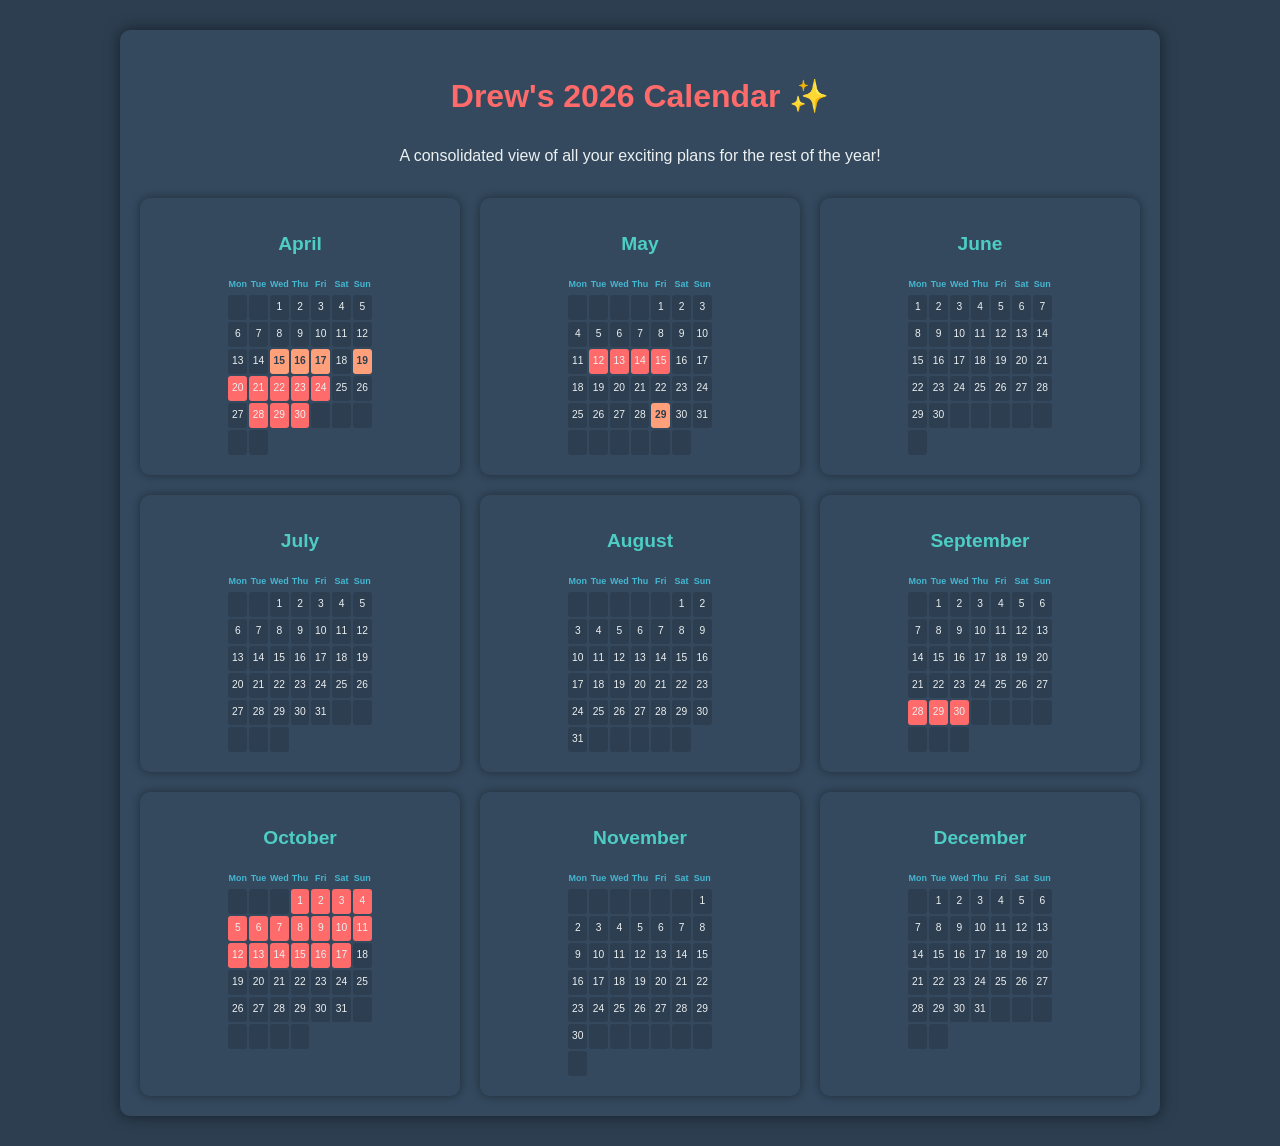
<file: index.html>
<!DOCTYPE html>
<html lang="en">
<head>
    <meta charset="UTF-8">
    <meta name="viewport" content="width=device-width, initial-scale=1.0">
    <title>Drew's Calendar - Yearly View</title>
    <link rel="stylesheet" href="style.css">
    <style>
        .yearly-month-grid {
            display: grid;
            grid-template-columns: repeat(7, 1fr);
            gap: 2px;
            margin: 0;
            padding: 5px;
            background-color: var(--card-background);
            border-radius: 5px;
            font-size: 0.8em;
            min-height: 120px; /* Small height for mini-month */
        }
        .yearly-day-header {
            text-align: center;
            font-weight: bold;
            color: var(--accent-color-1);
            padding: 2px 0;
            font-size: 0.7em;
        }
        .yearly-day-cell {
            background-color: var(--background-dark);
            border-radius: 3px;
            min-height: 25px;
            width: 100%;
            display: flex;
            flex-direction: column;
            justify-content: center;
            align-items: center;
            font-size: 0.8em;
            color: var(--text-light);
            position: relative;
        }
        .yearly-day-cell.event-active {
            background-color: var(--accent-color-2);
            color: var(--background-dark);
            font-weight: bold;
        }
        .yearly-day-cell.away-yearly {
            background-color: var(--primary-color);
            color: var(--text-light);
        }
        .yearly-grid-container {
            display: grid;
            grid-template-columns: repeat(auto-fit, minmax(280px, 1fr));
            gap: 20px;
            margin-top: 30px;
        }
        .yearly-month-container {
            background-color: var(--card-background);
            border-radius: 10px;
            padding: 15px;
            box-shadow: 0 0 10px rgba(0, 0, 0, 0.4);
            display: flex;
            flex-direction: column;
            align-items: center;
        }
        .yearly-month-title {
            color: var(--secondary-color);
            font-size: 1.2em;
            margin-bottom: 10px;
        }
    </style>
</head>
<body>
    <div class="container">
        <h1>Drew's 2026 Calendar ✨</h1>
        <p style="text-align: center; color: var(--text-light); margin-bottom: 25px;">A consolidated view of all your exciting plans for the rest of the year!</p>

        <div class="yearly-grid-container">

            <!-- April 2026 -->
            <div class="yearly-month-container">
                <h2 class="yearly-month-title"><a href="april.html" style="color: var(--secondary-color); text-decoration: none;">April</a></h2>
                <div class="yearly-month-grid">
                    <div class="yearly-day-header">Mon</div>
                    <div class="yearly-day-header">Tue</div>
                    <div class="yearly-day-header">Wed</div>
                    <div class="yearly-day-header">Thu</div>
                    <div class="yearly-day-header">Fri</div>
                    <div class="yearly-day-header">Sat</div>
                    <div class="yearly-day-header">Sun</div>
                    <div class="yearly-day-cell"></div><div class="yearly-day-cell"></div>
                    <div class="yearly-day-cell">1</div>
                    <div class="yearly-day-cell">2</div>
                    <div class="yearly-day-cell">3</div>
                    <div class="yearly-day-cell">4</div>
                    <div class="yearly-day-cell">5</div>
                    <div class="yearly-day-cell">6</div>
                    <div class="yearly-day-cell">7</div>
                    <div class="yearly-day-cell">8</div>
                    <div class="yearly-day-cell">9</div>
                    <div class="yearly-day-cell">10</div>
                    <div class="yearly-day-cell">11</div>
                    <div class="yearly-day-cell">12</div>
                    <div class="yearly-day-cell">13</div>
                    <div class="yearly-day-cell">14</div>
                    <div class="yearly-day-cell event-active">15</div>
                    <div class="yearly-day-cell event-active">16</div>
                    <div class="yearly-day-cell event-active">17</div>
                    <div class="yearly-day-cell">18</div>
                    <div class="yearly-day-cell event-active">19</div>
                    <div class="yearly-day-cell away-yearly">20</div>
                    <div class="yearly-day-cell away-yearly">21</div>
                    <div class="yearly-day-cell away-yearly">22</div>
                    <div class="yearly-day-cell away-yearly">23</div>
                    <div class="yearly-day-cell away-yearly">24</div>
                    <div class="yearly-day-cell">25</div>
                    <div class="yearly-day-cell">26</div>
                    <div class="yearly-day-cell">27</div>
                    <div class="yearly-day-cell away-yearly">28</div>
                    <div class="yearly-day-cell away-yearly">29</div>
                    <div class="yearly-day-cell away-yearly">30</div>
                    <div class="yearly-day-cell"></div><div class="yearly-day-cell"></div><div class="yearly-day-cell"></div><div class="yearly-day-cell"></div><div class="yearly-day-cell"></div>
                </div>
            </div>

            <!-- May 2026 -->
            <div class="yearly-month-container">
                <h2 class="yearly-month-title"><a href="may.html" style="color: var(--secondary-color); text-decoration: none;">May</a></h2>
                <div class="yearly-month-grid">
                    <div class="yearly-day-header">Mon</div>
                    <div class="yearly-day-header">Tue</div>
                    <div class="yearly-day-header">Wed</div>
                    <div class="yearly-day-header">Thu</div>
                    <div class="yearly-day-header">Fri</div>
                    <div class="yearly-day-header">Sat</div>
                    <div class="yearly-day-header">Sun</div>
                    <div class="yearly-day-cell"></div><div class="yearly-day-cell"></div><div class="yearly-day-cell"></div><div class="yearly-day-cell"></div>
                    <div class="yearly-day-cell">1</div>
                    <div class="yearly-day-cell">2</div>
                    <div class="yearly-day-cell">3</div>
                    <div class="yearly-day-cell">4</div>
                    <div class="yearly-day-cell">5</div>
                    <div class="yearly-day-cell">6</div>
                    <div class="yearly-day-cell">7</div>
                    <div class="yearly-day-cell">8</div>
                    <div class="yearly-day-cell">9</div>
                    <div class="yearly-day-cell">10</div>
                    <div class="yearly-day-cell">11</div>
                    <div class="yearly-day-cell away-yearly">12</div>
                    <div class="yearly-day-cell away-yearly">13</div>
                    <div class="yearly-day-cell away-yearly">14</div>
                    <div class="yearly-day-cell away-yearly">15</div>
                    <div class="yearly-day-cell">16</div>
                    <div class="yearly-day-cell">17</div>
                    <div class="yearly-day-cell">18</div>
                    <div class="yearly-day-cell">19</div>
                    <div class="yearly-day-cell">20</div>
                    <div class="yearly-day-cell">21</div>
                    <div class="yearly-day-cell">22</div>
                    <div class="yearly-day-cell">23</div>
                    <div class="yearly-day-cell">24</div>
                    <div class="yearly-day-cell">25</div>
                    <div class="yearly-day-cell">26</div>
                    <div class="yearly-day-cell">27</div>
                    <div class="yearly-day-cell">28</div>
                    <div class="yearly-day-cell event-active">29</div>
                    <div class="yearly-day-cell">30</div>
                    <div class="yearly-day-cell">31</div>
                    <div class="yearly-day-cell"></div><div class="yearly-day-cell"></div><div class="yearly-day-cell"></div><div class="yearly-day-cell"></div><div class="yearly-day-cell"></div><div class="yearly-day-cell"></div>
                </div>
            </div>

            <!-- June 2026 -->
            <div class="yearly-month-container">
                <h2 class="yearly-month-title"><a href="jun.html" style="color: var(--secondary-color); text-decoration: none;">June</a></h2>
                <div class="yearly-month-grid">
                    <div class="yearly-day-header">Mon</div>
                    <div class="yearly-day-header">Tue</div>
                    <div class="yearly-day-header">Wed</div>
                    <div class="yearly-day-header">Thu</div>
                    <div class="yearly-day-header">Fri</div>
                    <div class="yearly-day-header">Sat</div>
                    <div class="yearly-day-header">Sun</div>
                    <div class="yearly-day-cell">1</div>
                    <div class="yearly-day-cell">2</div>
                    <div class="yearly-day-cell">3</div>
                    <div class="yearly-day-cell">4</div>
                    <div class="yearly-day-cell">5</div>
                    <div class="yearly-day-cell">6</div>
                    <div class="yearly-day-cell">7</div>
                    <div class="yearly-day-cell">8</div>
                    <div class="yearly-day-cell">9</div>
                    <div class="yearly-day-cell">10</div>
                    <div class="yearly-day-cell">11</div>
                    <div class="yearly-day-cell">12</div>
                    <div class="yearly-day-cell">13</div>
                    <div class="yearly-day-cell">14</div>
                    <div class="yearly-day-cell">15</div>
                    <div class="yearly-day-cell">16</div>
                    <div class="yearly-day-cell">17</div>
                    <div class="yearly-day-cell">18</div>
                    <div class="yearly-day-cell">19</div>
                    <div class="yearly-day-cell">20</div>
                    <div class="yearly-day-cell">21</div>
                    <div class="yearly-day-cell">22</div>
                    <div class="yearly-day-cell">23</div>
                    <div class="yearly-day-cell">24</div>
                    <div class="yearly-day-cell">25</div>
                    <div class="yearly-day-cell">26</div>
                    <div class="yearly-day-cell">27</div>
                    <div class="yearly-day-cell">28</div>
                    <div class="yearly-day-cell">29</div>
                    <div class="yearly-day-cell">30</div>
                    <div class="yearly-day-cell"></div><div class="yearly-day-cell"></div><div class="yearly-day-cell"></div><div class="yearly-day-cell"></div><div class="yearly-day-cell"></div><div class="yearly-day-cell"></div>
                </div>
            </div>

            <!-- July 2026 -->
            <div class="yearly-month-container">
                <h2 class="yearly-month-title"><a href="jul.html" style="color: var(--secondary-color); text-decoration: none;">July</a></h2>
                <div class="yearly-month-grid">
                    <div class="yearly-day-header">Mon</div>
                    <div class="yearly-day-header">Tue</div>
                    <div class="yearly-day-header">Wed</div>
                    <div class="yearly-day-header">Thu</div>
                    <div class="yearly-day-header">Fri</div>
                    <div class="yearly-day-header">Sat</div>
                    <div class="yearly-day-header">Sun</div>
                    <div class="yearly-day-cell"></div><div class="yearly-day-cell"></div>
                    <div class="yearly-day-cell">1</div>
                    <div class="yearly-day-cell">2</div>
                    <div class="yearly-day-cell">3</div>
                    <div class="yearly-day-cell">4</div>
                    <div class="yearly-day-cell">5</div>
                    <div class="yearly-day-cell">6</div>
                    <div class="yearly-day-cell">7</div>
                    <div class="yearly-day-cell">8</div>
                    <div class="yearly-day-cell">9</div>
                    <div class="yearly-day-cell">10</div>
                    <div class="yearly-day-cell">11</div>
                    <div class="yearly-day-cell">12</div>
                    <div class="yearly-day-cell">13</div>
                    <div class="yearly-day-cell">14</div>
                    <div class="yearly-day-cell">15</div>
                    <div class="yearly-day-cell">16</div>
                    <div class="yearly-day-cell">17</div>
                    <div class="yearly-day-cell">18</div>
                    <div class="yearly-day-cell">19</div>
                    <div class="yearly-day-cell">20</div>
                    <div class="yearly-day-cell">21</div>
                    <div class="yearly-day-cell">22</div>
                    <div class="yearly-day-cell">23</div>
                    <div class="yearly-day-cell">24</div>
                    <div class="yearly-day-cell">25</div>
                    <div class="yearly-day-cell">26</div>
                    <div class="yearly-day-cell">27</div>
                    <div class="yearly-day-cell">28</div>
                    <div class="yearly-day-cell">29</div>
                    <div class="yearly-day-cell">30</div>
                    <div class="yearly-day-cell">31</div>
                    <div class="yearly-day-cell"></div><div class="yearly-day-cell"></div><div class="yearly-day-cell"></div><div class="yearly-day-cell"></div><div class="yearly-day-cell"></div>
                </div>
            </div>

            <!-- August 2026 -->
            <div class="yearly-month-container">
                <h2 class="yearly-month-title"><a href="aug.html" style="color: var(--secondary-color); text-decoration: none;">August</a></h2>
                <div class="yearly-month-grid">
                    <div class="yearly-day-header">Mon</div>
                    <div class="yearly-day-header">Tue</div>
                    <div class="yearly-day-header">Wed</div>
                    <div class="yearly-day-header">Thu</div>
                    <div class="yearly-day-header">Fri</div>
                    <div class="yearly-day-header">Sat</div>
                    <div class="yearly-day-header">Sun</div>
                    <div class="yearly-day-cell"></div><div class="yearly-day-cell"></div><div class="yearly-day-cell"></div><div class="yearly-day-cell"></div><div class="yearly-day-cell"></div>
                    <div class="yearly-day-cell">1</div>
                    <div class="yearly-day-cell">2</div>
                    <div class="yearly-day-cell">3</div>
                    <div class="yearly-day-cell">4</div>
                    <div class="yearly-day-cell">5</div>
                    <div class="yearly-day-cell">6</div>
                    <div class="yearly-day-cell">7</div>
                    <div class="yearly-day-cell">8</div>
                    <div class="yearly-day-cell">9</div>
                    <div class="yearly-day-cell">10</div>
                    <div class="yearly-day-cell">11</div>
                    <div class="yearly-day-cell">12</div>
                    <div class="yearly-day-cell">13</div>
                    <div class="yearly-day-cell">14</div>
                    <div class="yearly-day-cell">15</div>
                    <div class="yearly-day-cell">16</div>
                    <div class="yearly-day-cell">17</div>
                    <div class="yearly-day-cell">18</div>
                    <div class="yearly-day-cell">19</div>
                    <div class="yearly-day-cell">20</div>
                    <div class="yearly-day-cell">21</div>
                    <div class="yearly-day-cell">22</div>
                    <div class="yearly-day-cell">23</div>
                    <div class="yearly-day-cell">24</div>
                    <div class="yearly-day-cell">25</div>
                    <div class="yearly-day-cell">26</div>
                    <div class="yearly-day-cell">27</div>
                    <div class="yearly-day-cell">28</div>
                    <div class="yearly-day-cell">29</div>
                    <div class="yearly-day-cell">30</div>
                    <div class="yearly-day-cell">31</div>
                    <div class="yearly-day-cell"></div><div class="yearly-day-cell"></div><div class="yearly-day-cell"></div><div class="yearly-day-cell"></div><div class="yearly-day-cell"></div>
                </div>
            </div>

            <!-- September 2026 -->
            <div class="yearly-month-container">
                <h2 class="yearly-month-title"><a href="sep.html" style="color: var(--secondary-color); text-decoration: none;">September</a></h2>
                <div class="yearly-month-grid">
                    <div class="yearly-day-header">Mon</div>
                    <div class="yearly-day-header">Tue</div>
                    <div class="yearly-day-header">Wed</div>
                    <div class="yearly-day-header">Thu</div>
                    <div class="yearly-day-header">Fri</div>
                    <div class="yearly-day-header">Sat</div>
                    <div class="yearly-day-header">Sun</div>
                    <div class="yearly-day-cell"></div>
                    <div class="yearly-day-cell">1</div>
                    <div class="yearly-day-cell">2</div>
                    <div class="yearly-day-cell">3</div>
                    <div class="yearly-day-cell">4</div>
                    <div class="yearly-day-cell">5</div>
                    <div class="yearly-day-cell">6</div>
                    <div class="yearly-day-cell">7</div>
                    <div class="yearly-day-cell">8</div>
                    <div class="yearly-day-cell">9</div>
                    <div class="yearly-day-cell">10</div>
                    <div class="yearly-day-cell">11</div>
                    <div class="yearly-day-cell">12</div>
                    <div class="yearly-day-cell">13</div>
                    <div class="yearly-day-cell">14</div>
                    <div class="yearly-day-cell">15</div>
                    <div class="yearly-day-cell">16</div>
                    <div class="yearly-day-cell">17</div>
                    <div class="yearly-day-cell">18</div>
                    <div class="yearly-day-cell">19</div>
                    <div class="yearly-day-cell">20</div>
                    <div class="yearly-day-cell">21</div>
                    <div class="yearly-day-cell">22</div>
                    <div class="yearly-day-cell">23</div>
                    <div class="yearly-day-cell">24</div>
                    <div class="yearly-day-cell">25</div>
                    <div class="yearly-day-cell">26</div>
                    <div class="yearly-day-cell">27</div>
                    <div class="yearly-day-cell away-yearly">28</div>
                    <div class="yearly-day-cell away-yearly">29</div>
                    <div class="yearly-day-cell away-yearly">30</div>
                    <div class="yearly-day-cell"></div><div class="yearly-day-cell"></div><div class="yearly-day-cell"></div><div class="yearly-day-cell"></div><div class="yearly-day-cell"></div><div class="yearly-day-cell"></div><div class="yearly-day-cell"></div>
                </div>
            </div>

            <!-- October 2026 -->
            <div class="yearly-month-container">
                <h2 class="yearly-month-title"><a href="oct.html" style="color: var(--secondary-color); text-decoration: none;">October</a></h2>
                <div class="yearly-month-grid">
                    <div class="yearly-day-header">Mon</div>
                    <div class="yearly-day-header">Tue</div>
                    <div class="yearly-day-header">Wed</div>
                    <div class="yearly-day-header">Thu</div>
                    <div class="yearly-day-header">Fri</div>
                    <div class="yearly-day-header">Sat</div>
                    <div class="yearly-day-header">Sun</div>
                    <div class="yearly-day-cell"></div><div class="yearly-day-cell"></div><div class="yearly-day-cell"></div>
                    <div class="yearly-day-cell away-yearly">1</div>
                    <div class="yearly-day-cell away-yearly">2</div>
                    <div class="yearly-day-cell away-yearly">3</div>
                    <div class="yearly-day-cell away-yearly">4</div>
                    <div class="yearly-day-cell away-yearly">5</div>
                    <div class="yearly-day-cell away-yearly">6</div>
                    <div class="yearly-day-cell away-yearly">7</div>
                    <div class="yearly-day-cell away-yearly">8</div>
                    <div class="yearly-day-cell away-yearly">9</div>
                    <div class="yearly-day-cell away-yearly">10</div>
                    <div class="yearly-day-cell away-yearly">11</div>
                    <div class="yearly-day-cell away-yearly">12</div>
                    <div class="yearly-day-cell away-yearly">13</div>
                    <div class="yearly-day-cell away-yearly">14</div>
                    <div class="yearly-day-cell away-yearly">15</div>
                    <div class="yearly-day-cell away-yearly">16</div>
                    <div class="yearly-day-cell away-yearly">17</div>
                    <div class="yearly-day-cell">18</div>
                    <div class="yearly-day-cell">19</div>
                    <div class="yearly-day-cell">20</div>
                    <div class="yearly-day-cell">21</div>
                    <div class="yearly-day-cell">22</div>
                    <div class="yearly-day-cell">23</div>
                    <div class="yearly-day-cell">24</div>
                    <div class="yearly-day-cell">25</div>
                    <div class="yearly-day-cell">26</div>
                    <div class="yearly-day-cell">27</div>
                    <div class="yearly-day-cell">28</div>
                    <div class="yearly-day-cell">29</div>
                    <div class="yearly-day-cell">30</div>
                    <div class="yearly-day-cell">31</div>
                    <div class="yearly-day-cell"></div><div class="yearly-day-cell"></div><div class="yearly-day-cell"></div><div class="yearly-day-cell"></div><div class="yearly-day-cell"></div>
                </div>
            </div>

            <!-- November 2026 -->
            <div class="yearly-month-container">
                <h2 class="yearly-month-title"><a href="nov.html" style="color: var(--secondary-color); text-decoration: none;">November</a></h2>
                <div class="yearly-month-grid">
                    <div class="yearly-day-header">Mon</div>
                    <div class="yearly-day-header">Tue</div>
                    <div class="yearly-day-header">Wed</div>
                    <div class="yearly-day-header">Thu</div>
                    <div class="yearly-day-header">Fri</div>
                    <div class="yearly-day-header">Sat</div>
                    <div class="yearly-day-header">Sun</div>
                    <div class="yearly-day-cell"></div><div class="yearly-day-cell"></div><div class="yearly-day-cell"></div><div class="yearly-day-cell"></div><div class="yearly-day-cell"></div><div class="yearly-day-cell"></div>
                    <div class="yearly-day-cell">1</div>
                    <div class="yearly-day-cell">2</div>
                    <div class="yearly-day-cell">3</div>
                    <div class="yearly-day-cell">4</div>
                    <div class="yearly-day-cell">5</div>
                    <div class="yearly-day-cell">6</div>
                    <div class="yearly-day-cell">7</div>
                    <div class="yearly-day-cell">8</div>
                    <div class="yearly-day-cell">9</div>
                    <div class="yearly-day-cell">10</div>
                    <div class="yearly-day-cell">11</div>
                    <div class="yearly-day-cell">12</div>
                    <div class="yearly-day-cell">13</div>
                    <div class="yearly-day-cell">14</div>
                    <div class="yearly-day-cell">15</div>
                    <div class="yearly-day-cell">16</div>
                    <div class="yearly-day-cell">17</div>
                    <div class="yearly-day-cell">18</div>
                    <div class="yearly-day-cell">19</div>
                    <div class="yearly-day-cell">20</div>
                    <div class="yearly-day-cell">21</div>
                    <div class="yearly-day-cell">22</div>
                    <div class="yearly-day-cell">23</div>
                    <div class="yearly-day-cell">24</div>
                    <div class="yearly-day-cell">25</div>
                    <div class="yearly-day-cell">26</div>
                    <div class="yearly-day-cell">27</div>
                    <div class="yearly-day-cell">28</div>
                    <div class="yearly-day-cell">29</div>
                    <div class="yearly-day-cell">30</div>
                    <div class="yearly-day-cell"></div><div class="yearly-day-cell"></div><div class="yearly-day-cell"></div><div class="yearly-day-cell"></div><div class="yearly-day-cell"></div><div class="yearly-day-cell"></div><div class="yearly-day-cell"></div>
                </div>
            </div>

            <!-- December 2026 -->
            <div class="yearly-month-container">
                <h2 class="yearly-month-title"><a href="dec.html" style="color: var(--secondary-color); text-decoration: none;">December</a></h2>
                <div class="yearly-month-grid">
                    <div class="yearly-day-header">Mon</div>
                    <div class="yearly-day-header">Tue</div>
                    <div class="yearly-day-header">Wed</div>
                    <div class="yearly-day-header">Thu</div>
                    <div class="yearly-day-header">Fri</div>
                    <div class="yearly-day-header">Sat</div>
                    <div class="yearly-day-header">Sun</div>
                    <div class="yearly-day-cell"></div>
                    <div class="yearly-day-cell">1</div>
                    <div class="yearly-day-cell">2</div>
                    <div class="yearly-day-cell">3</div>
                    <div class="yearly-day-cell">4</div>
                    <div class="yearly-day-cell">5</div>
                    <div class="yearly-day-cell">6</div>
                    <div class="yearly-day-cell">7</div>
                    <div class="yearly-day-cell">8</div>
                    <div class="yearly-day-cell">9</div>
                    <div class="yearly-day-cell">10</div>
                    <div class="yearly-day-cell">11</div>
                    <div class="yearly-day-cell">12</div>
                    <div class="yearly-day-cell">13</div>
                    <div class="yearly-day-cell">14</div>
                    <div class="yearly-day-cell">15</div>
                    <div class="yearly-day-cell">16</div>
                    <div class="yearly-day-cell">17</div>
                    <div class="yearly-day-cell">18</div>
                    <div class="yearly-day-cell">19</div>
                    <div class="yearly-day-cell">20</div>
                    <div class="yearly-day-cell">21</div>
                    <div class="yearly-day-cell">22</div>
                    <div class="yearly-day-cell">23</div>
                    <div class="yearly-day-cell">24</div>
                    <div class="yearly-day-cell">25</div>
                    <div class="yearly-day-cell">26</div>
                    <div class="yearly-day-cell">27</div>
                    <div class="yearly-day-cell">28</div>
                    <div class="yearly-day-cell">29</div>
                    <div class="yearly-day-cell">30</div>
                    <div class="yearly-day-cell">31</div>
                    <div class="yearly-day-cell"></div><div class="yearly-day-cell"></div><div class="yearly-day-cell"></div><div class="yearly-day-cell"></div><div class="yearly-day-cell"></div>
                </div>
            </div>

        </div>
    </div>
</body>
</html>
</file>
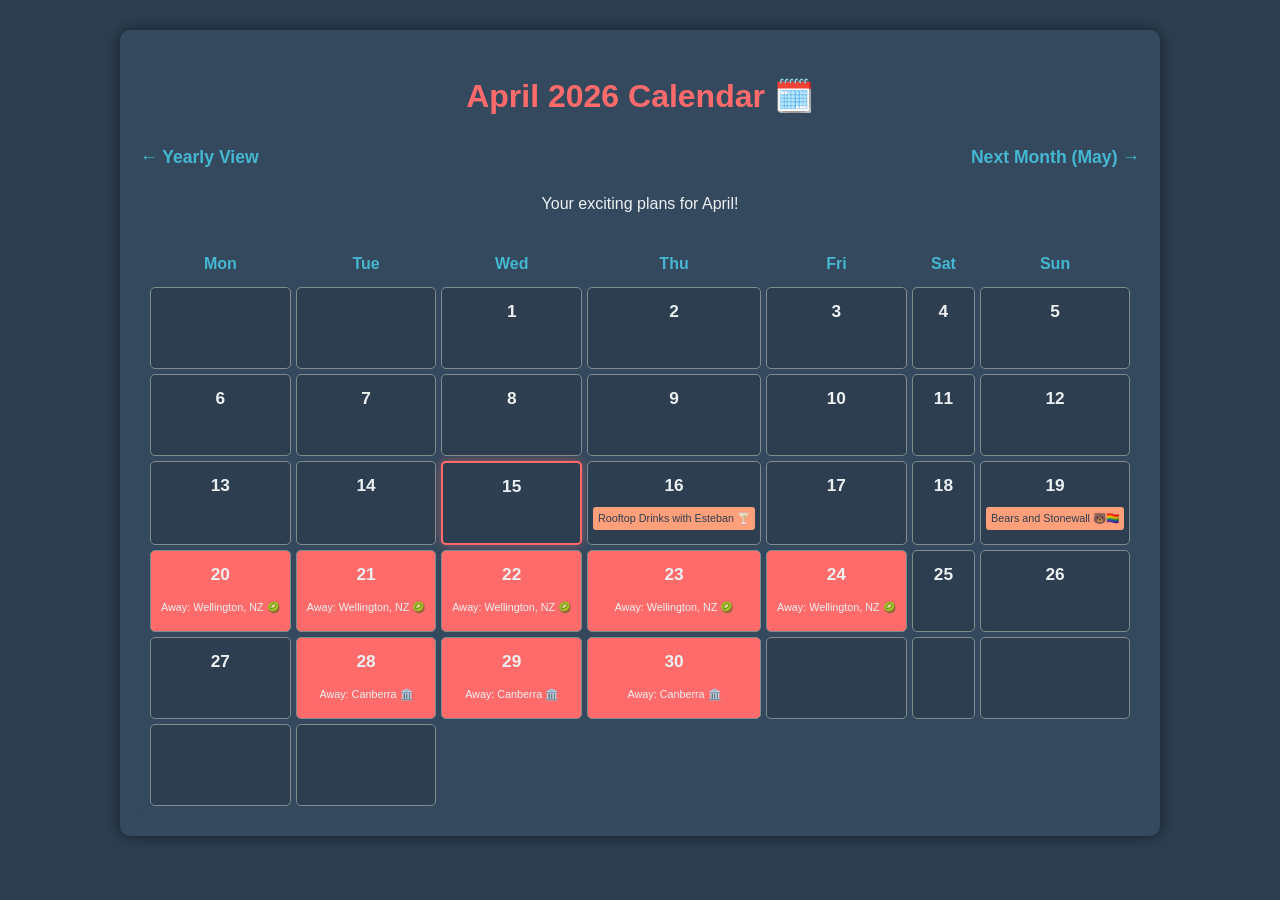
<file: april.html>
<!DOCTYPE html>
<html lang="en">
<head>
    <meta charset="UTF-8">
    <meta name="viewport" content="width=device-width, initial-scale=1.0">
    <title>Drew's Calendar - April 2026</title>
    <link rel="stylesheet" href="style.css">
</head>
<body class="apr">
    <div class="container">
        <h1>April 2026 Calendar 🗓️</h1>
        <div style="display: flex; justify-content: space-between; margin-bottom: 20px; font-size: 1.1em;">
            <a href="index.html" style="color: var(--accent-color-1); text-decoration: none; font-weight: bold;">&larr; Yearly View</a>
            <a href="may.html" style="color: var(--accent-color-1); text-decoration: none; font-weight: bold;">Next Month (May) &rarr;</a>
        </div>
        <p style="text-align: center; margin-top: 20px;">Your exciting plans for April!</p>

        <div class="month-calendar">
            <div class="day-header">Mon</div>
            <div class="day-header">Tue</div>
            <div class="day-header">Wed</div>
            <div class="day-header">Thu</div>
            <div class="day-header">Fri</div>
            <div class="day-header">Sat</div>
            <div class="day-header">Sun</div>

            <!-- Empty cells to align April 1st (Wednesday) -->
            <div class="day-cell"></div>
            <div class="day-cell"></div>

            <!-- April 2026 Days (starts on a Wednesday) -->
            <div class="day-cell">
                <div class="day-number">1</div>
            </div>
            <div class="day-cell">
                <div class="day-number">2</div>
            </div>
            <div class="day-cell">
                <div class="day-number">3</div>
            </div>
            <div class="day-cell">
                <div class="day-number">4</div>
            </div>
            <div class="day-cell">
                <div class="day-number">5</div>
            </div>
            <div class="day-cell">
                <div class="day-number">6</div>
            </div>
            <div class="day-cell">
                <div class="day-number">7</div>
            </div>
            <div class="day-cell">
                <div class="day-number">8</div>
            </div>
            <div class="day-cell">
                <div class="day-number">9</div>
            </div>
            <div class="day-cell">
                <div class="day-number">10</div>
            </div>
            <div class="day-cell">
                <div class="day-number">11</div>
            </div>
            <div class="day-cell">
                <div class="day-number">12</div>
            </div>
            <div class="day-cell">
                <div class="day-number">13</div>
            </div>
            <div class="day-cell">
                <div class="day-number">14</div>
            </div>
            <div class="day-cell today"> <!-- April 15th is today -->
                <div class="day-number">15</div>
            </div>
            <div class="day-cell">
                <div class="day-number">16</div>
                <div class="event">Rooftop Drinks with Esteban 🍸</div>
            </div>
            <div class="day-cell">
                <div class="day-number">17</div>
            </div>
            <div class="day-cell">
                <div class="day-number">18</div>
            </div>
            <div class="day-cell">
                <div class="day-number">19</div>
                <div class="event">Bears and Stonewall 🐻🏳️‍🌈</div>
            </div>
            <div class="day-cell away-event"> <!-- April 20th - Away -->
                <div class="day-number">20</div>
                <div class="event away-event">Away: Wellington, NZ 🥝</div>
            </div>
            <div class="day-cell away-event"> <!-- April 21st - Away -->
                <div class="day-number">21</div>
                <div class="event away-event">Away: Wellington, NZ 🥝</div>
            </div>
            <div class="day-cell away-event"> <!-- April 22nd - Away -->
                <div class="day-number">22</div>
                <div class="event away-event">Away: Wellington, NZ 🥝</div>
            </div>
            <div class="day-cell away-event"> <!-- April 23rd - Away -->
                <div class="day-number">23</div>
                <div class="event away-event">Away: Wellington, NZ 🥝</div>
            </div>
            <div class="day-cell away-event"> <!-- April 24th - Away -->
                <div class="day-number">24</div>
                <div class="event away-event">Away: Wellington, NZ 🥝</div>
            </div>
            <div class="day-cell"> <!-- April 25th - Not Away -->
                <div class="day-number">25</div>
            </div>
            <div class="day-cell"> <!-- April 26th - Not Away -->
                <div class="day-number">26</div>
            </div>
            <div class="day-cell">
                <div class="day-number">27</div>
            </div>
            <div class="day-cell away-event">
                <div class="day-number">28</div>
                <div class="event away-event">Away: Canberra 🏛️</div>
            </div>
            <div class="day-cell away-event">
                <div class="day-number">29</div>
                <div class="event away-event">Away: Canberra 🏛️</div>
            </div>
            <div class="day-cell away-event">
                <div class="day-number">30</div>
                <div class="event away-event">Away: Canberra 🏛️</div>
            </div>
            <!-- Empty cells to fill the last row if needed -->
            <div class="day-cell"></div>
            <div class="day-cell"></div>
            <div class="day-cell"></div>
            <div class="day-cell"></div>
            <div class="day-cell"></div>
        </div>
    </div>
</body>
</html>
</file>
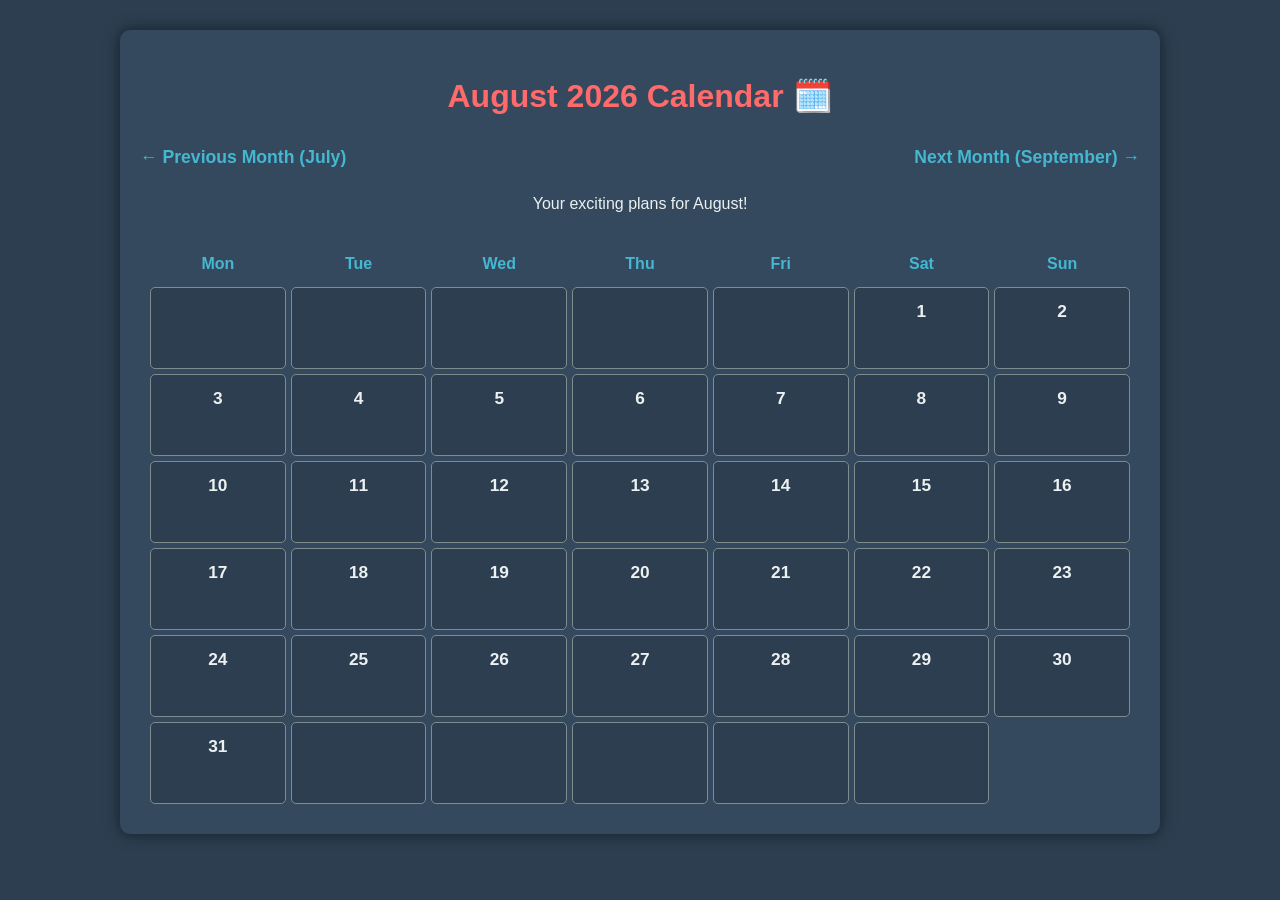
<file: aug.html>
<!DOCTYPE html>
<html lang="en">
<head>
    <meta charset="UTF-8">
    <meta name="viewport" content="width=device-width, initial-scale=1.0">
    <title>Drew's Calendar - August 2026</title>
    <link rel="stylesheet" href="style.css">
</head>
<body class="aug">
    <div class="container">
        <h1>August 2026 Calendar 🗓️</h1>
        <div style="display: flex; justify-content: space-between; margin-bottom: 20px; font-size: 1.1em;">
            <a href="jul.html" style="color: var(--accent-color-1); text-decoration: none; font-weight: bold;">&larr; Previous Month (July)</a>
            <a href="sep.html" style="color: var(--accent-color-1); text-decoration: none; font-weight: bold;">Next Month (September) &rarr;</a>
        </div>
        <p style="text-align: center; margin-top: 20px;">Your exciting plans for August!</p>

        <div class="month-calendar">
            <div class="day-header">Mon</div>
            <div class="day-header">Tue</div>
            <div class="day-header">Wed</div>
            <div class="day-header">Thu</div>
            <div class="day-header">Fri</div>
            <div class="day-header">Sat</div>
            <div class="day-header">Sun</div>

            <!-- Empty cells to align August 1st, 2026 (Saturday) -->
            <div class="day-cell"></div>
            <div class="day-cell"></div>
            <div class="day-cell"></div>
            <div class="day-cell"></div>
            <div class="day-cell"></div>

            <!-- August 2026 Days (starts on a Saturday) -->
            <div class="day-cell">
                <div class="day-number">1</div>
            </div>
            <div class="day-cell">
                <div class="day-number">2</div>
            </div>
            <div class="day-cell">
                <div class="day-number">3</div>
            </div>
            <div class="day-cell">
                <div class="day-number">4</div>
            </div>
            <div class="day-cell">
                <div class="day-number">5</div>
            </div>
            <div class="day-cell">
                <div class="day-number">6</div>
            </div>
            <div class="day-cell">
                <div class="day-number">7</div>
            </div>
            <div class="day-cell">
                <div class="day-number">8</div>
            </div>
            <div class="day-cell">
                <div class="day-number">9</div>
            </div>
            <div class="day-cell">
                <div class="day-number">10</div>
            </div>
            <div class="day-cell">
                <div class="day-number">11</div>
            </div>
            <div class="day-cell">
                <div class="day-number">12</div>
            </div>
            <div class="day-cell">
                <div class="day-number">13</div>
            </div>
            <div class="day-cell">
                <div class="day-number">14</div>
            </div>
            <div class="day-cell">
                <div class="day-number">15</div>
            </div>
            <div class="day-cell">
                <div class="day-number">16</div>
            </div>
            <div class="day-cell">
                <div class="day-number">17</div>
            </div>
            <div class="day-cell">
                <div class="day-number">18</div>
            </div>
            <div class="day-cell">
                <div class="day-number">19</div>
            </div>
            <div class="day-cell">
                <div class="day-number">20</div>
            </div>
            <div class="day-cell">
                <div class="day-number">21</div>
            </div>
            <div class="day-cell">
                <div class="day-number">22</div>
            </div>
            <div class="day-cell">
                <div class="day-number">23</div>
            </div>
            <div class="day-cell">
                <div class="day-number">24</div>
            </div>
            <div class="day-cell">
                <div class="day-number">25</div>
            </div>
            <div class="day-cell">
                <div class="day-number">26</div>
            </div>
            <div class="day-cell">
                <div class="day-number">27</div>
            </div>
            <div class="day-cell">
                <div class="day-number">28</div>
            </div>
            <div class="day-cell">
                <div class="day-number">29</div>
            </div>
            <div class="day-cell">
                <div class="day-number">30</div>
            </div>
            <div class="day-cell">
                <div class="day-number">31</div>
            </div>
            <!-- Empty cells to fill the last row if needed -->
            <div class="day-cell"></div>
            <div class="day-cell"></div>
            <div class="day-cell"></div>
            <div class="day-cell"></div>
            <div class="day-cell"></div>
        </div>
    </div>
</body>
</html>
</file>
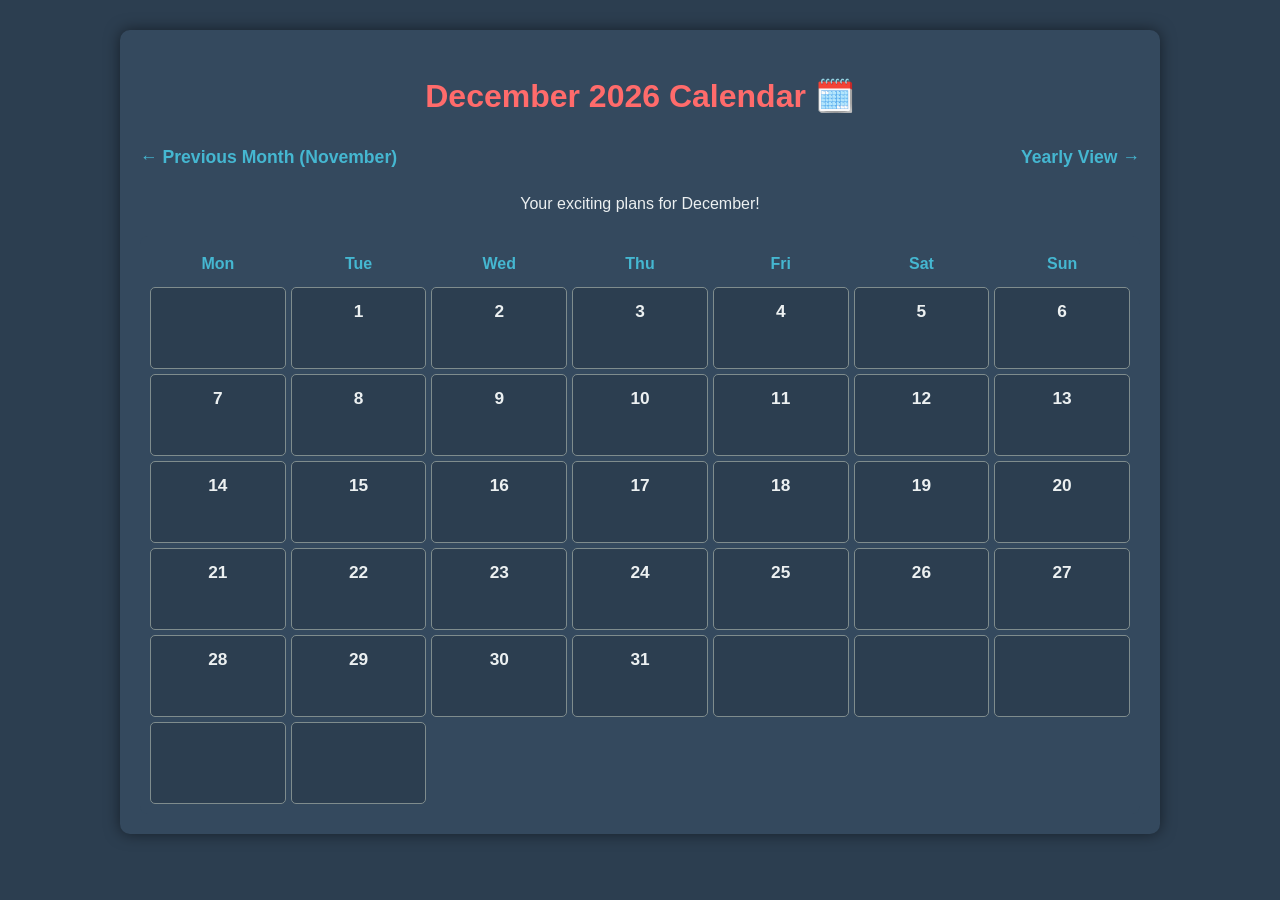
<file: dec.html>
<!DOCTYPE html>
<html lang="en">
<head>
    <meta charset="UTF-8">
    <meta name="viewport" content="width=device-width, initial-scale=1.0">
    <title>Drew's Calendar - December 2026</title>
    <link rel="stylesheet" href="style.css">
</head>
<body class="dec">
    <div class="container">
        <h1>December 2026 Calendar 🗓️</h1>
        <div style="display: flex; justify-content: space-between; margin-bottom: 20px; font-size: 1.1em;">
            <a href="nov.html" style="color: var(--accent-color-1); text-decoration: none; font-weight: bold;">&larr; Previous Month (November)</a>
            <a href="index.html" style="color: var(--accent-color-1); text-decoration: none; font-weight: bold;">Yearly View &rarr;</a>
        </div>
        <p style="text-align: center; margin-top: 20px;">Your exciting plans for December!</p>

        <div class="month-calendar">
            <div class="day-header">Mon</div>
            <div class="day-header">Tue</div>
            <div class="day-header">Wed</div>
            <div class="day-header">Thu</div>
            <div class="day-header">Fri</div>
            <div class="day-header">Sat</div>
            <div class="day-header">Sun</div>

            <!-- Empty cells to align December 1st, 2026 (Tuesday) -->
            <div class="day-cell"></div>

            <!-- December 2026 Days (starts on a Tuesday) -->
            <div class="day-cell">
                <div class="day-number">1</div>
            </div>
            <div class="day-cell">
                <div class="day-number">2</div>
            </div>
            <div class="day-cell">
                <div class="day-number">3</div>
            </div>
            <div class="day-cell">
                <div class="day-number">4</div>
            </div>
            <div class="day-cell">
                <div class="day-number">5</div>
            </div>
            <div class="day-cell">
                <div class="day-number">6</div>
            </div>
            <div class="day-cell">
                <div class="day-number">7</div>
            </div>
            <div class="day-cell">
                <div class="day-number">8</div>
            </div>
            <div class="day-cell">
                <div class="day-number">9</div>
            </div>
            <div class="day-cell">
                <div class="day-number">10</div>
            </div>
            <div class="day-cell">
                <div class="day-number">11</div>
            </div>
            <div class="day-cell">
                <div class="day-number">12</div>
            </div>
            <div class="day-cell">
                <div class="day-number">13</div>
            </div>
            <div class="day-cell">
                <div class="day-number">14</div>
            </div>
            <div class="day-cell">
                <div class="day-number">15</div>
            </div>
            <div class="day-cell">
                <div class="day-number">16</div>
            </div>
            <div class="day-cell">
                <div class="day-number">17</div>
            </div>
            <div class="day-cell">
                <div class="day-number">18</div>
            </div>
            <div class="day-cell">
                <div class="day-number">19</div>
            </div>
            <div class="day-cell">
                <div class="day-number">20</div>
            </div>
            <div class="day-cell">
                <div class="day-number">21</div>
            </div>
            <div class="day-cell">
                <div class="day-number">22</div>
            </div>
            <div class="day-cell">
                <div class="day-number">23</div>
            </div>
            <div class="day-cell">
                <div class="day-number">24</div>
            </div>
            <div class="day-cell">
                <div class="day-number">25</div>
            </div>
            <div class="day-cell">
                <div class="day-number">26</div>
            </div>
            <div class="day-cell">
                <div class="day-number">27</div>
            </div>
            <div class="day-cell">
                <div class="day-number">28</div>
            </div>
            <div class="day-cell">
                <div class="day-number">29</div>
            </div>
            <div class="day-cell">
                <div class="day-number">30</div>
            </div>
            <div class="day-cell">
                <div class="day-number">31</div>
            </div>
            <!-- Empty cells to fill the last row if needed -->
            <div class="day-cell"></div>
            <div class="day-cell"></div>
            <div class="day-cell"></div>
            <div class="day-cell"></div>
            <div class="day-cell"></div>
        </div>
    </div>
</body>
</html>
</file>
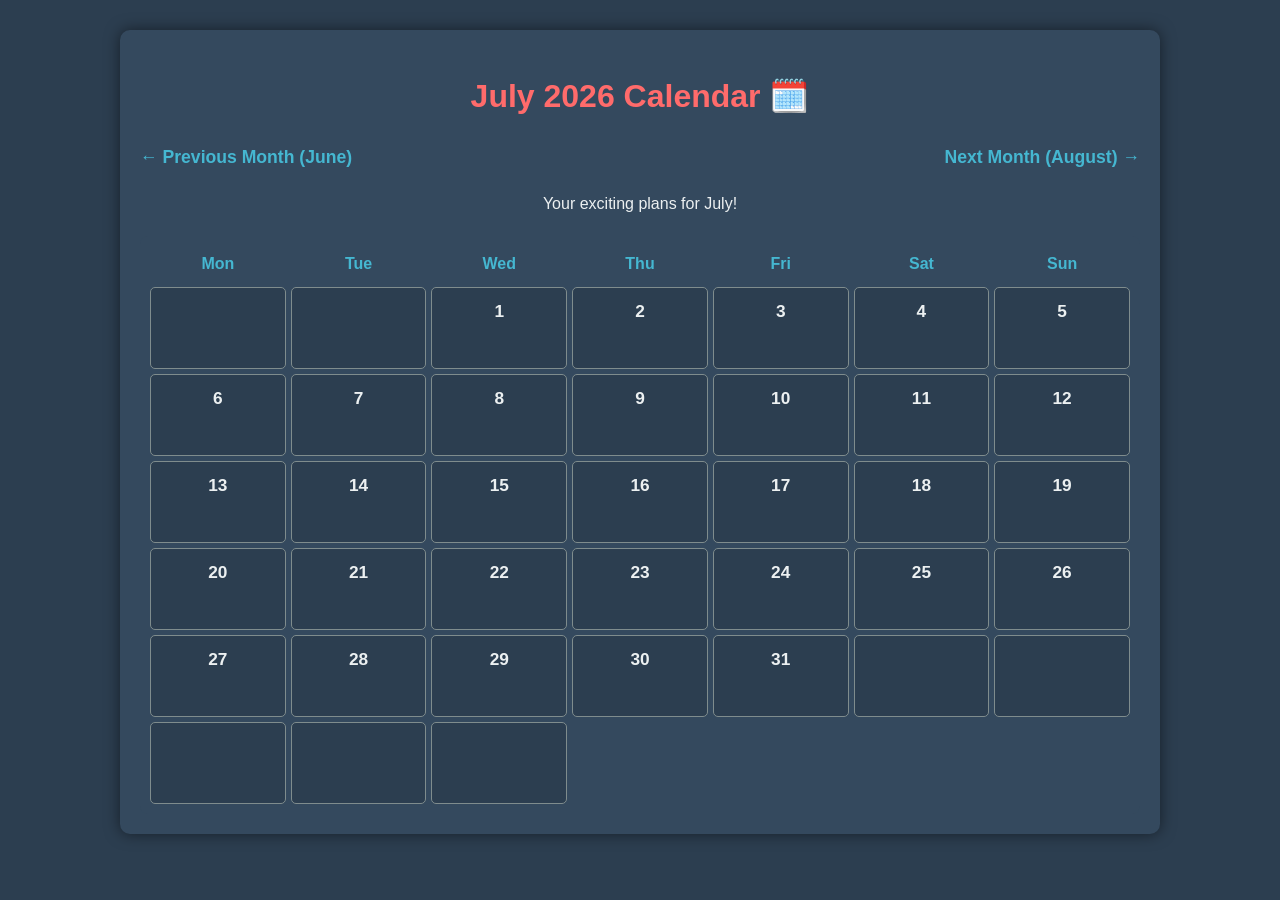
<file: jul.html>
<!DOCTYPE html>
<html lang="en">
<head>
    <meta charset="UTF-8">
    <meta name="viewport" content="width=device-width, initial-scale=1.0">
    <title>Drew's Calendar - July 2026</title>
    <link rel="stylesheet" href="style.css">
</head>
<body class="jul">
    <div class="container">
        <h1>July 2026 Calendar 🗓️</h1>
        <div style="display: flex; justify-content: space-between; margin-bottom: 20px; font-size: 1.1em;">
            <a href="jun.html" style="color: var(--accent-color-1); text-decoration: none; font-weight: bold;">&larr; Previous Month (June)</a>
            <a href="aug.html" style="color: var(--accent-color-1); text-decoration: none; font-weight: bold;">Next Month (August) &rarr;</a>
        </div>
        <p style="text-align: center; margin-top: 20px;">Your exciting plans for July!</p>

        <div class="month-calendar">
            <div class="day-header">Mon</div>
            <div class="day-header">Tue</div>
            <div class="day-header">Wed</div>
            <div class="day-header">Thu</div>
            <div class="day-header">Fri</div>
            <div class="day-header">Sat</div>
            <div class="day-header">Sun</div>

            <!-- Empty cells to align July 1st, 2026 (Wednesday) -->
            <div class="day-cell"></div>
            <div class="day-cell"></div>

            <!-- July 2026 Days (starts on a Wednesday) -->
            <div class="day-cell">
                <div class="day-number">1</div>
            </div>
            <div class="day-cell">
                <div class="day-number">2</div>
            </div>
            <div class="day-cell">
                <div class="day-number">3</div>
            </div>
            <div class="day-cell">
                <div class="day-number">4</div>
            </div>
            <div class="day-cell">
                <div class="day-number">5</div>
            </div>
            <div class="day-cell">
                <div class="day-number">6</div>
            </div>
            <div class="day-cell">
                <div class="day-number">7</div>
            </div>
            <div class="day-cell">
                <div class="day-number">8</div>
            </div>
            <div class="day-cell">
                <div class="day-number">9</div>
            </div>
            <div class="day-cell">
                <div class="day-number">10</div>
            </div>
            <div class="day-cell">
                <div class="day-number">11</div>
            </div>
            <div class="day-cell">
                <div class="day-number">12</div>
            </div>
            <div class="day-cell">
                <div class="day-number">13</div>
            </div>
            <div class="day-cell">
                <div class="day-number">14</div>
            </div>
            <div class="day-cell">
                <div class="day-number">15</div>
            </div>
            <div class="day-cell">
                <div class="day-number">16</div>
            </div>
            <div class="day-cell">
                <div class="day-number">17</div>
            </div>
            <div class="day-cell">
                <div class="day-number">18</div>
            </div>
            <div class="day-cell">
                <div class="day-number">19</div>
            </div>
            <div class="day-cell">
                <div class="day-number">20</div>
            </div>
            <div class="day-cell">
                <div class="day-number">21</div>
            </div>
            <div class="day-cell">
                <div class="day-number">22</div>
            </div>
            <div class="day-cell">
                <div class="day-number">23</div>
            </div>
            <div class="day-cell">
                <div class="day-number">24</div>
            </div>
            <div class="day-cell">
                <div class="day-number">25</div>
            </div>
            <div class="day-cell">
                <div class="day-number">26</div>
            </div>
            <div class="day-cell">
                <div class="day-number">27</div>
            </div>
            <div class="day-cell">
                <div class="day-number">28</div>
            </div>
            <div class="day-cell">
                <div class="day-number">29</div>
            </div>
            <div class="day-cell">
                <div class="day-number">30</div>
            </div>
            <div class="day-cell">
                <div class="day-number">31</div>
            </div>
            <!-- Empty cells to fill the last row if needed -->
            <div class="day-cell"></div>
            <div class="day-cell"></div>
            <div class="day-cell"></div>
            <div class="day-cell"></div>
            <div class="day-cell"></div>
        </div>
    </div>
</body>
</html>
</file>
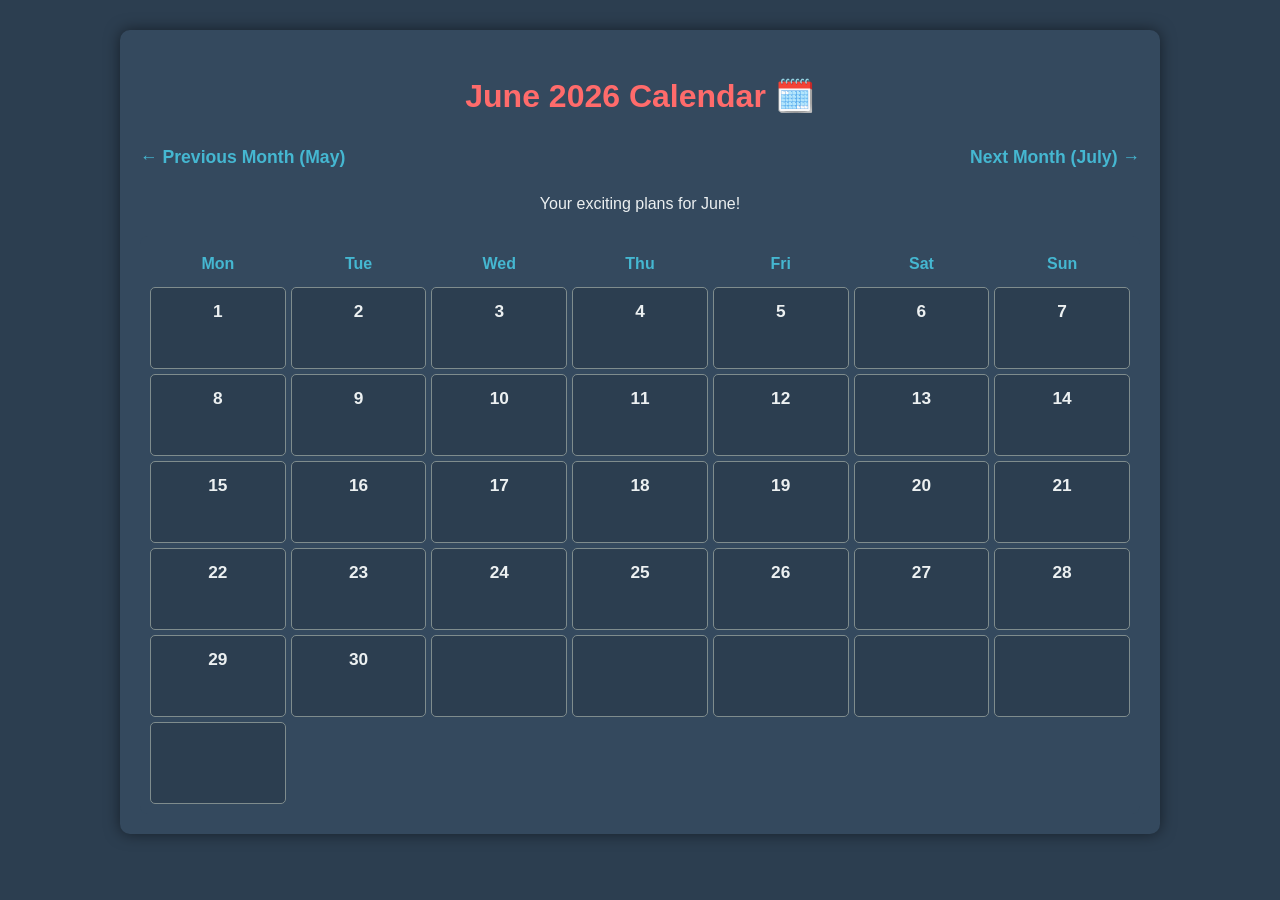
<file: jun.html>
<!DOCTYPE html>
<html lang="en">
<head>
    <meta charset="UTF-8">
    <meta name="viewport" content="width=device-width, initial-scale=1.0">
    <title>Drew's Calendar - June 2026</title>
    <link rel="stylesheet" href="style.css">
</head>
<body class="jun">
    <div class="container">
        <h1>June 2026 Calendar 🗓️</h1>
        <div style="display: flex; justify-content: space-between; margin-bottom: 20px; font-size: 1.1em;">
            <a href="may.html" style="color: var(--accent-color-1); text-decoration: none; font-weight: bold;">&larr; Previous Month (May)</a>
            <a href="jul.html" style="color: var(--accent-color-1); text-decoration: none; font-weight: bold;">Next Month (July) &rarr;</a>
        </div>
        <p style="text-align: center; margin-top: 20px;">Your exciting plans for June!</p>

        <div class="month-calendar">
            <div class="day-header">Mon</div>
            <div class="day-header">Tue</div>
            <div class="day-header">Wed</div>
            <div class="day-header">Thu</div>
            <div class="day-header">Fri</div>
            <div class="day-header">Sat</div>
            <div class="day-header">Sun</div>

            <!-- June 2026 Days (starts on a Monday) -->
            <div class="day-cell">
                <div class="day-number">1</div>
            </div>
            <div class="day-cell">
                <div class="day-number">2</div>
            </div>
            <div class="day-cell">
                <div class="day-number">3</div>
            </div>
            <div class="day-cell">
                <div class="day-number">4</div>
            </div>
            <div class="day-cell">
                <div class="day-number">5</div>
            </div>
            <div class="day-cell">
                <div class="day-number">6</div>
            </div>
            <div class="day-cell">
                <div class="day-number">7</div>
            </div>
            <div class="day-cell">
                <div class="day-number">8</div>
            </div>
            <div class="day-cell">
                <div class="day-number">9</div>
            </div>
            <div class="day-cell">
                <div class="day-number">10</div>
            </div>
            <div class="day-cell">
                <div class="day-number">11</div>
            </div>
            <div class="day-cell">
                <div class="day-number">12</div>
            </div>
            <div class="day-cell">
                <div class="day-number">13</div>
            </div>
            <div class="day-cell">
                <div class="day-number">14</div>
            </div>
            <div class="day-cell">
                <div class="day-number">15</div>
            </div>
            <div class="day-cell">
                <div class="day-number">16</div>
            </div>
            <div class="day-cell">
                <div class="day-number">17</div>
            </div>
            <div class="day-cell">
                <div class="day-number">18</div>
            </div>
            <div class="day-cell">
                <div class="day-number">19</div>
            </div>
            <div class="day-cell">
                <div class="day-number">20</div>
            </div>
            <div class="day-cell">
                <div class="day-number">21</div>
            </div>
            <div class="day-cell">
                <div class="day-number">22</div>
            </div>
            <div class="day-cell">
                <div class="day-number">23</div>
            </div>
            <div class="day-cell">
                <div class="day-number">24</div>
            </div>
            <div class="day-cell">
                <div class="day-number">25</div>
            </div>
            <div class="day-cell">
                <div class="day-number">26</div>
            </div>
            <div class="day-cell">
                <div class="day-number">27</div>
            </div>
            <div class="day-cell">
                <div class="day-number">28</div>
            </div>
            <div class="day-cell">
                <div class="day-number">29</div>
            </div>
            <div class="day-cell">
                <div class="day-number">30</div>
            </div>
            <!-- Empty cells to fill the last row if needed -->
            <div class="day-cell"></div>
            <div class="day-cell"></div>
            <div class="day-cell"></div>
            <div class="day-cell"></div>
            <div class="day-cell"></div>
            <div class="day-cell"></div>
        </div>
    </div>
</body>
</html>
</file>
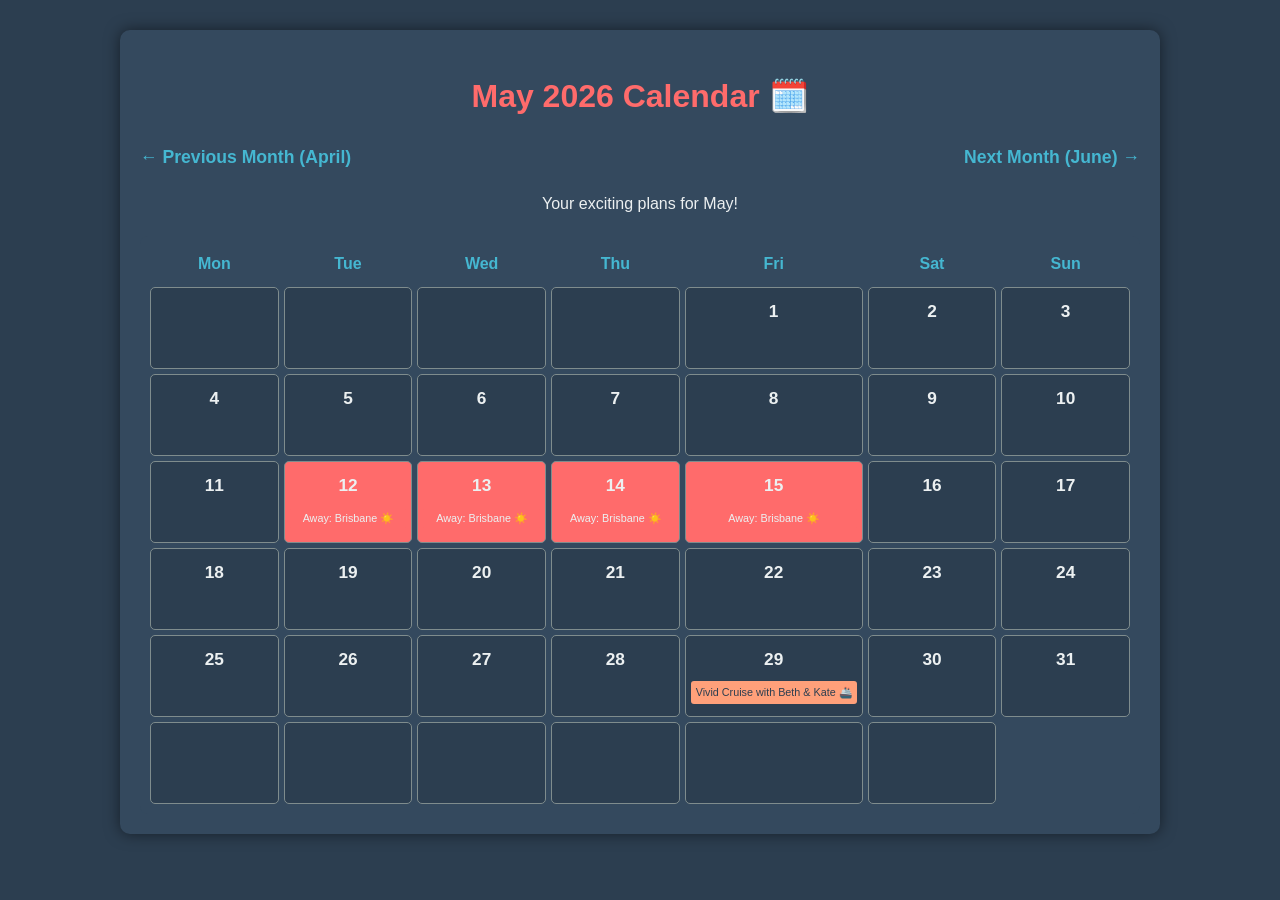
<file: may.html>
<!DOCTYPE html>
<html lang="en">
<head>
    <meta charset="UTF-8">
    <meta name="viewport" content="width=device-width, initial-scale=1.0">
    <title>Drew's Calendar - May 2026</title>
    <link rel="stylesheet" href="style.css">
</head>
<body class="may">
    <div class="container">
        <h1>May 2026 Calendar 🗓️</h1>
        <div style="display: flex; justify-content: space-between; margin-bottom: 20px; font-size: 1.1em;">
            <a href="april.html" style="color: var(--accent-color-1); text-decoration: none; font-weight: bold;">&larr; Previous Month (April)</a>
            <a href="jun.html" style="color: var(--accent-color-1); text-decoration: none; font-weight: bold;">Next Month (June) &rarr;</a>
        </div>
        <p style="text-align: center; margin-top: 20px;">Your exciting plans for May!</p>

        <div class="month-calendar">
            <div class="day-header">Mon</div>
            <div class="day-header">Tue</div>
            <div class="day-header">Wed</div>
            <div class="day-header">Thu</div>
            <div class="day-header">Fri</div>
            <div class="day-header">Sat</div>
            <div class="day-header">Sun</div>

            <!-- Empty cells to align May 1st, 2026 (Friday) -->
            <div class="day-cell"></div>
            <div class="day-cell"></div>
            <div class="day-cell"></div>
            <div class="day-cell"></div>

            <!-- May 2026 Days (starts on a Friday) -->
            <div class="day-cell">
                <div class="day-number">1</div>
            </div>
            <div class="day-cell">
                <div class="day-number">2</div>
            </div>
            <div class="day-cell">
                <div class="day-number">3</div>
            </div>
            <div class="day-cell">
                <div class="day-number">4</div>
            </div>
            <div class="day-cell">
                <div class="day-number">5</div>
            </div>
            <div class="day-cell">
                <div class="day-number">6</div>
            </div>
            <div class="day-cell">
                <div class="day-number">7</div>
            </div>
            <div class="day-cell">
                <div class="day-number">8</div>
            </div>
            <div class="day-cell">
                <div class="day-number">9</div>
            </div>
            <div class="day-cell">
                <div class="day-number">10</div>
            </div>
            <div class="day-cell">
                <div class="day-number">11</div>
            </div>
            <div class="day-cell away-event">
                <div class="day-number">12</div>
                <div class="event away-event">Away: Brisbane ☀️</div>
            </div>
            <div class="day-cell away-event">
                <div class="day-number">13</div>
                <div class="event away-event">Away: Brisbane ☀️</div>
            </div>
            <div class="day-cell away-event">
                <div class="day-number">14</div>
                <div class="event away-event">Away: Brisbane ☀️</div>
            </div>
            <div class="day-cell away-event">
                <div class="day-number">15</div>
                <div class="event away-event">Away: Brisbane ☀️</div>
            </div>
            <div class="day-cell">
                <div class="day-number">16</div>
            </div>
            <div class="day-cell">
                <div class="day-number">17</div>
            </div>
            <div class="day-cell">
                <div class="day-number">18</div>
            </div>
            <div class="day-cell">
                <div class="day-number">19</div>
            </div>
            <div class="day-cell">
                <div class="day-number">20</div>
            </div>
            <div class="day-cell">
                <div class="day-number">21</div>
            </div>
            <div class="day-cell">
                <div class="day-number">22</div>
            </div>
            <div class="day-cell">
                <div class="day-number">23</div>
            </div>
            <div class="day-cell">
                <div class="day-number">24</div>
            </div>
            <div class="day-cell">
                <div class="day-number">25</div>
            </div>
            <div class="day-cell">
                <div class="day-number">26</div>
            </div>
            <div class="day-cell">
                <div class="day-number">27</div>
            </div>
            <div class="day-cell">
                <div class="day-number">28</div>
            </div>
            <div class="day-cell">
                <div class="day-number">29</div>
                <div class="event">Vivid Cruise with Beth & Kate 🚢</div>
            </div>
            <div class="day-cell">
                <div class="day-number">30</div>
            </div>
            <div class="day-cell">
                <div class="day-number">31</div>
            </div>
            <!-- Empty cells to fill the last row if needed -->
            <div class="day-cell"></div>
            <div class="day-cell"></div>
            <div class="day-cell"></div>
            <div class="day-cell"></div>
            <div class="day-cell"></div>
            <div class="day-cell"></div>
        </div>
    </div>
</body>
</html>
</file>
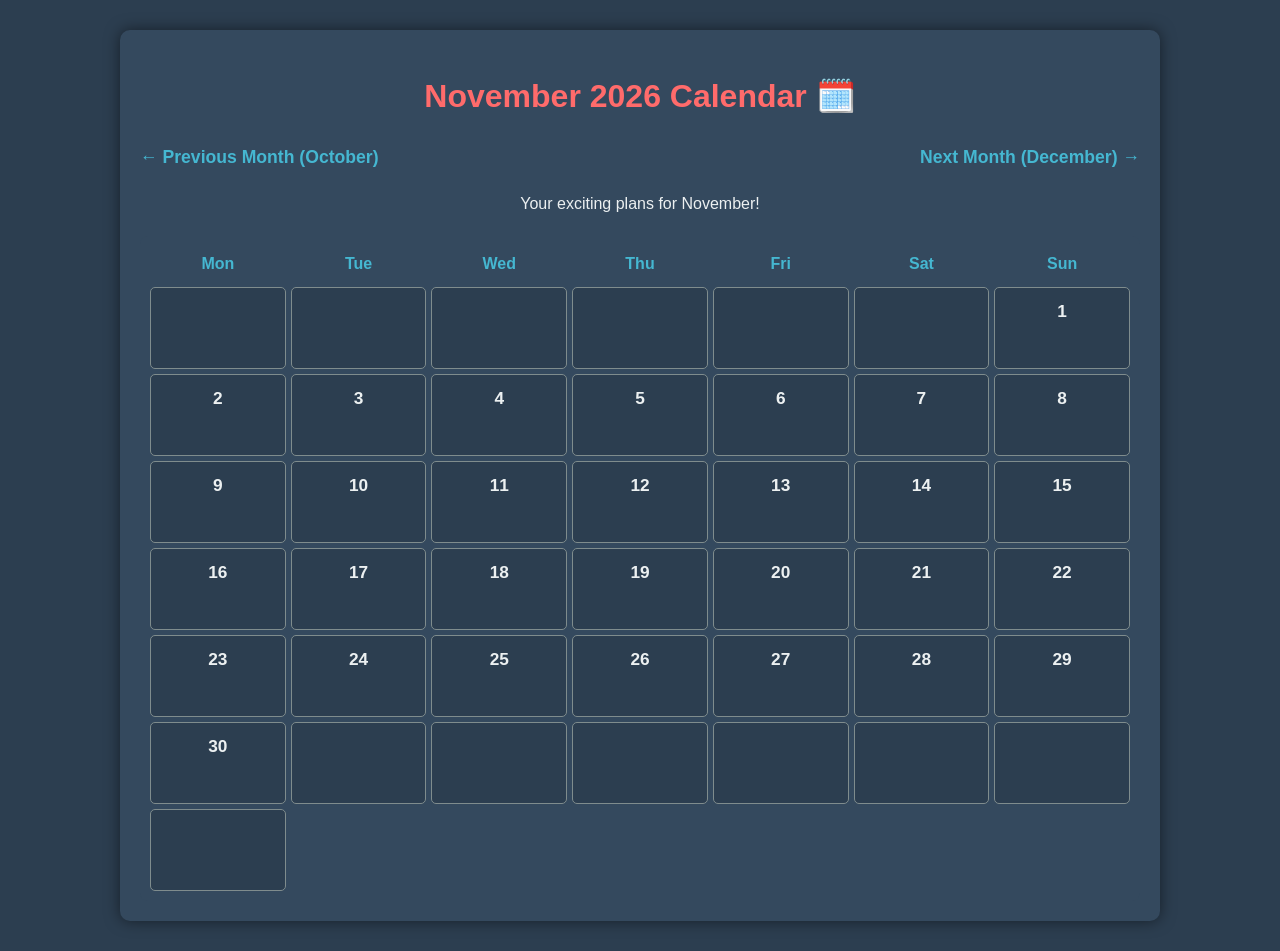
<file: nov.html>
<!DOCTYPE html>
<html lang="en">
<head>
    <meta charset="UTF-8">
    <meta name="viewport" content="width=device-width, initial-scale=1.0">
    <title>Drew's Calendar - November 2026</title>
    <link rel="stylesheet" href="style.css">
</head>
<body class="nov">
    <div class="container">
        <h1>November 2026 Calendar 🗓️</h1>
        <div style="display: flex; justify-content: space-between; margin-bottom: 20px; font-size: 1.1em;">
            <a href="oct.html" style="color: var(--accent-color-1); text-decoration: none; font-weight: bold;">&larr; Previous Month (October)</a>
            <a href="dec.html" style="color: var(--accent-color-1); text-decoration: none; font-weight: bold;">Next Month (December) &rarr;</a>
        </div>
        <p style="text-align: center; margin-top: 20px;">Your exciting plans for November!</p>

        <div class="month-calendar">
            <div class="day-header">Mon</div>
            <div class="day-header">Tue</div>
            <div class="day-header">Wed</div>
            <div class="day-header">Thu</div>
            <div class="day-header">Fri</div>
            <div class="day-header">Sat</div>
            <div class="day-header">Sun</div>

            <!-- Empty cells to align November 1st, 2026 (Sunday) -->
            <div class="day-cell"></div>
            <div class="day-cell"></div>
            <div class="day-cell"></div>
            <div class="day-cell"></div>
            <div class="day-cell"></div>
            <div class="day-cell"></div>

            <!-- November 2026 Days (starts on a Sunday) -->
            <div class="day-cell">
                <div class="day-number">1</div>
            </div>
            <div class="day-cell">
                <div class="day-number">2</div>
            </div>
            <div class="day-cell">
                <div class="day-number">3</div>
            </div>
            <div class="day-cell">
                <div class="day-number">4</div>
            </div>
            <div class="day-cell">
                <div class="day-number">5</div>
            </div>
            <div class="day-cell">
                <div class="day-number">6</div>
            </div>
            <div class="day-cell">
                <div class="day-number">7</div>
            </div>
            <div class="day-cell">
                <div class="day-number">8</div>
            </div>
            <div class="day-cell">
                <div class="day-number">9</div>
            </div>
            <div class="day-cell">
                <div class="day-number">10</div>
            </div>
            <div class="day-cell">
                <div class="day-number">11</div>
            </div>
            <div class="day-cell">
                <div class="day-number">12</div>
            </div>
            <div class="day-cell">
                <div class="day-number">13</div>
            </div>
            <div class="day-cell">
                <div class="day-number">14</div>
            </div>
            <div class="day-cell">
                <div class="day-number">15</div>
            </div>
            <div class="day-cell">
                <div class="day-number">16</div>
            </div>
            <div class="day-cell">
                <div class="day-number">17</div>
            </div>
            <div class="day-cell">
                <div class="day-number">18</div>
            </div>
            <div class="day-cell">
                <div class="day-number">19</div>
            </div>
            <div class="day-cell">
                <div class="day-number">20</div>
            </div>
            <div class="day-cell">
                <div class="day-number">21</div>
            </div>
            <div class="day-cell">
                <div class="day-number">22</div>
            </div>
            <div class="day-cell">
                <div class="day-number">23</div>
            </div>
            <div class="day-cell">
                <div class="day-number">24</div>
            </div>
            <div class="day-cell">
                <div class="day-number">25</div>
            </div>
            <div class="day-cell">
                <div class="day-number">26</div>
            </div>
            <div class="day-cell">
                <div class="day-number">27</div>
            </div>
            <div class="day-cell">
                <div class="day-number">28</div>
            </div>
            <div class="day-cell">
                <div class="day-number">29</div>
            </div>
            <div class="day-cell">
                <div class="day-number">30</div>
            </div>
            <!-- Empty cells to fill the last row if needed -->
            <div class="day-cell"></div>
            <div class="day-cell"></div>
            <div class="day-cell"></div>
            <div class="day-cell"></div>
            <div class="day-cell"></div>
            <div class="day-cell"></div>
            <div class="day-cell"></div>
        </div>
    </div>
</body>
</html>
</file>
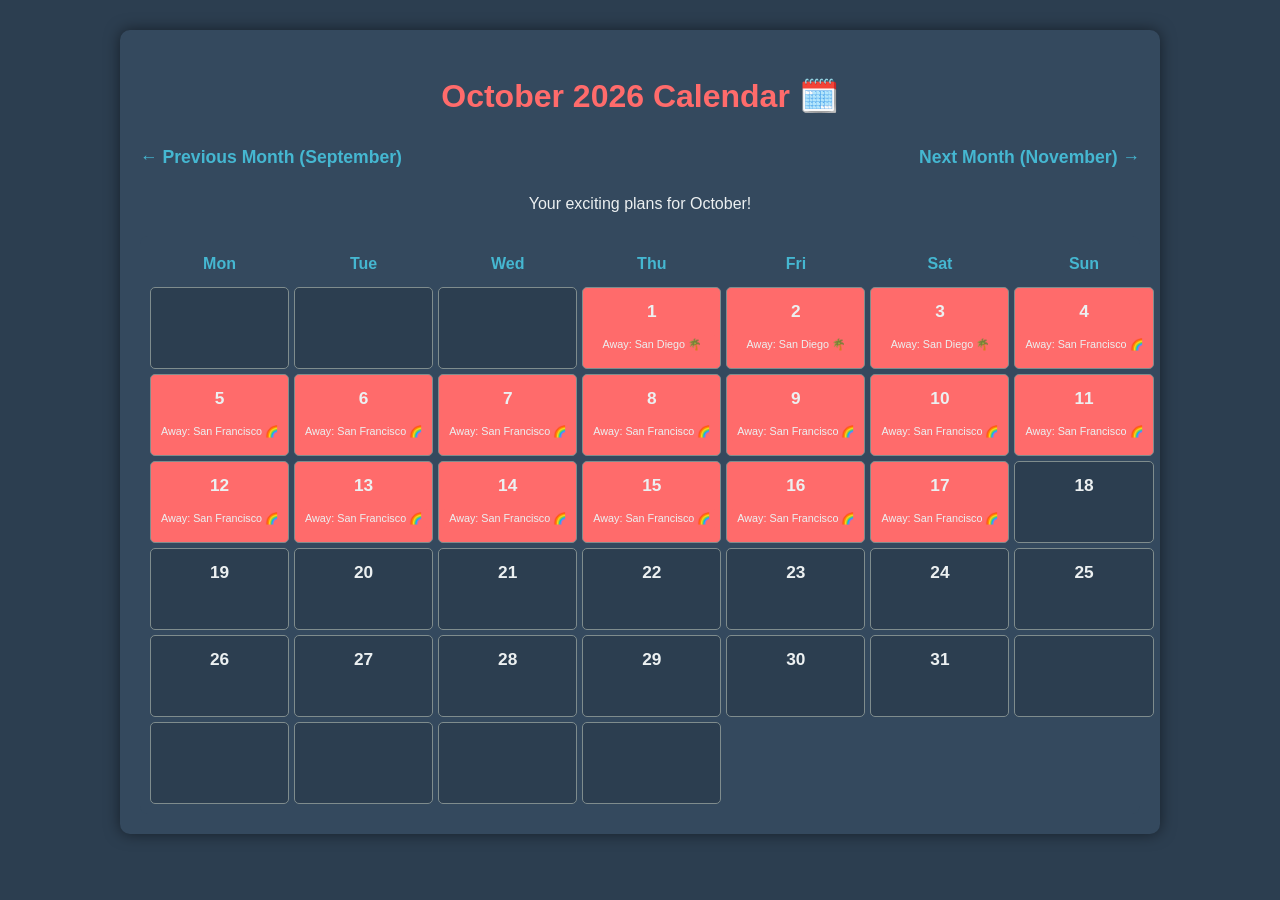
<file: oct.html>
<!DOCTYPE html>
<html lang="en">
<head>
    <meta charset="UTF-8">
    <meta name="viewport" content="width=device-width, initial-scale=1.0">
    <title>Drew's Calendar - October 2026</title>
    <link rel="stylesheet" href="style.css">
</head>
<body class="oct">
    <div class="container">
        <h1>October 2026 Calendar 🗓️</h1>
        <div style="display: flex; justify-content: space-between; margin-bottom: 20px; font-size: 1.1em;">
            <a href="sep.html" style="color: var(--accent-color-1); text-decoration: none; font-weight: bold;">&larr; Previous Month (September)</a>
            <a href="nov.html" style="color: var(--accent-color-1); text-decoration: none; font-weight: bold;">Next Month (November) &rarr;</a>
        </div>
        <p style="text-align: center; margin-top: 20px;">Your exciting plans for October!</p>

        <div class="month-calendar">
            <div class="day-header">Mon</div>
            <div class="day-header">Tue</div>
            <div class="day-header">Wed</div>
            <div class="day-header">Thu</div>
            <div class="day-header">Fri</div>
            <div class="day-header">Sat</div>
            <div class="day-header">Sun</div>

            <!-- Empty cells to align October 1st, 2026 (Thursday) -->
            <div class="day-cell"></div>
            <div class="day-cell"></div>
            <div class="day-cell"></div>

            <!-- October 2026 Days (starts on a Thursday) -->
            <div class="day-cell away-event">
                <div class="day-number">1</div>
                <div class="event away-event">Away: San Diego 🌴</div>
            </div>
            <div class="day-cell away-event">
                <div class="day-number">2</div>
                <div class="event away-event">Away: San Diego 🌴</div>
            </div>
            <div class="day-cell away-event">
                <div class="day-number">3</div>
                <div class="event away-event">Away: San Diego 🌴</div>
            </div>
            <div class="day-cell away-event">
                <div class="day-number">4</div>
                <div class="event away-event">Away: San Francisco 🌈</div>
            </div>
            <div class="day-cell away-event">
                <div class="day-number">5</div>
                <div class="event away-event">Away: San Francisco 🌈</div>
            </div>
            <div class="day-cell away-event">
                <div class="day-number">6</div>
                <div class="event away-event">Away: San Francisco 🌈</div>
            </div>
            <div class="day-cell away-event">
                <div class="day-number">7</div>
                <div class="event away-event">Away: San Francisco 🌈</div>
            </div>
            <div class="day-cell away-event">
                <div class="day-number">8</div>
                <div class="event away-event">Away: San Francisco 🌈</div>
            </div>
            <div class="day-cell away-event">
                <div class="day-number">9</div>
                <div class="event away-event">Away: San Francisco 🌈</div>
            </div>
            <div class="day-cell away-event">
                <div class="day-number">10</div>
                <div class="event away-event">Away: San Francisco 🌈</div>
            </div>
            <div class="day-cell away-event">
                <div class="day-number">11</div>
                <div class="event away-event">Away: San Francisco 🌈</div>
            </div>
            <div class="day-cell away-event">
                <div class="day-number">12</div>
                <div class="event away-event">Away: San Francisco 🌈</div>
            </div>
            <div class="day-cell away-event">
                <div class="day-number">13</div>
                <div class="event away-event">Away: San Francisco 🌈</div>
            </div>
            <div class="day-cell away-event">
                <div class="day-number">14</div>
                <div class="event away-event">Away: San Francisco 🌈</div>
            </div>
            <div class="day-cell away-event">
                <div class="day-number">15</div>
                <div class="event away-event">Away: San Francisco 🌈</div>
            </div>
            <div class="day-cell away-event">
                <div class="day-number">16</div>
                <div class="event away-event">Away: San Francisco 🌈</div>
            </div>
            <div class="day-cell away-event">
                <div class="day-number">17</div>
                <div class="event away-event">Away: San Francisco 🌈</div>
            </div>
            <div class="day-cell">
                <div class="day-number">18</div>
            </div>
            <div class="day-cell">
                <div class="day-number">19</div>
            </div>
            <div class="day-cell">
                <div class="day-number">20</div>
            </div>
            <div class="day-cell">
                <div class="day-number">21</div>
            </div>
            <div class="day-cell">
                <div class="day-number">22</div>
            </div>
            <div class="day-cell">
                <div class="day-number">23</div>
            </div>
            <div class="day-cell">
                <div class="day-number">24</div>
            </div>
            <div class="day-cell">
                <div class="day-number">25</div>
            </div>
            <div class="day-cell">
                <div class="day-number">26</div>
            </div>
            <div class="day-cell">
                <div class="day-number">27</div>
            </div>
            <div class="day-cell">
                <div class="day-number">28</div>
            </div>
            <div class="day-cell">
                <div class="day-number">29</div>
            </div>
            <div class="day-cell">
                <div class="day-number">30</div>
            </div>
            <div class="day-cell">
                <div class="day-number">31</div>
            </div>
            <!-- Empty cells to fill the last row if needed -->
            <div class="day-cell"></div>
            <div class="day-cell"></div>
            <div class="day-cell"></div>
            <div class="day-cell"></div>
            <div class="day-cell"></div>
        </div>
    </div>
</body>
</html>
</file>
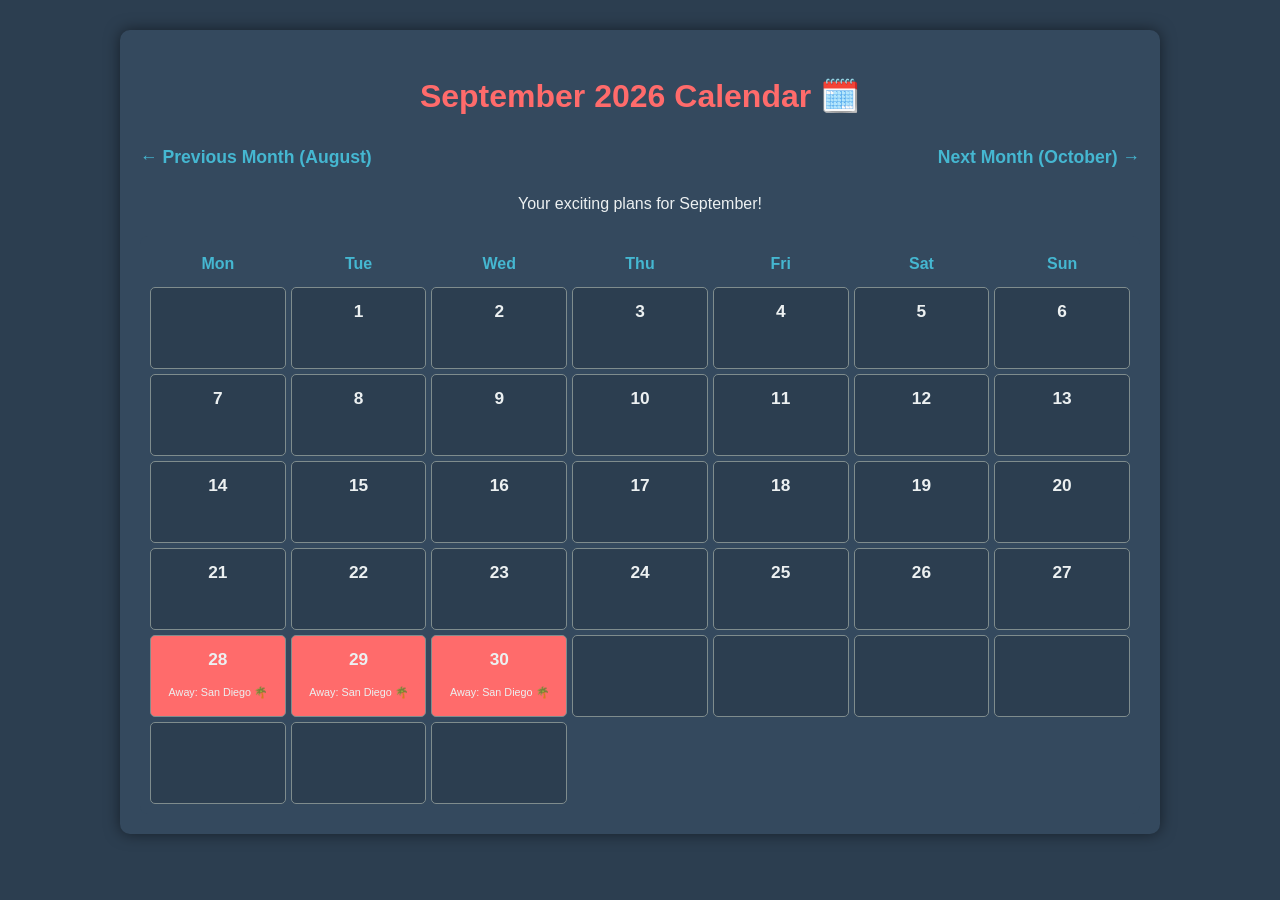
<file: sep.html>
<!DOCTYPE html>
<html lang="en">
<head>
    <meta charset="UTF-8">
    <meta name="viewport" content="width=device-width, initial-scale=1.0">
    <title>Drew's Calendar - September 2026</title>
    <link rel="stylesheet" href="style.css">
</head>
<body class="sep">
    <div class="container">
        <h1>September 2026 Calendar 🗓️</h1>
        <div style="display: flex; justify-content: space-between; margin-bottom: 20px; font-size: 1.1em;">
            <a href="aug.html" style="color: var(--accent-color-1); text-decoration: none; font-weight: bold;">&larr; Previous Month (August)</a>
            <a href="oct.html" style="color: var(--accent-color-1); text-decoration: none; font-weight: bold;">Next Month (October) &rarr;</a>
        </div>
        <p style="text-align: center; margin-top: 20px;">Your exciting plans for September!</p>

        <div class="month-calendar">
            <div class="day-header">Mon</div>
            <div class="day-header">Tue</div>
            <div class="day-header">Wed</div>
            <div class="day-header">Thu</div>
            <div class="day-header">Fri</div>
            <div class="day-header">Sat</div>
            <div class="day-header">Sun</div>

            <!-- Empty cells to align September 1st, 2026 (Tuesday) -->
            <div class="day-cell"></div>

            <!-- September 2026 Days (starts on a Tuesday) -->
            <div class="day-cell">
                <div class="day-number">1</div>
            </div>
            <div class="day-cell">
                <div class="day-number">2</div>
            </div>
            <div class="day-cell">
                <div class="day-number">3</div>
            </div>
            <div class="day-cell">
                <div class="day-number">4</div>
            </div>
            <div class="day-cell">
                <div class="day-number">5</div>
            </div>
            <div class="day-cell">
                <div class="day-number">6</div>
            </div>
            <div class="day-cell">
                <div class="day-number">7</div>
            </div>
            <div class="day-cell">
                <div class="day-number">8</div>
            </div>
            <div class="day-cell">
                <div class="day-number">9</div>
            </div>
            <div class="day-cell">
                <div class="day-number">10</div>
            </div>
            <div class="day-cell">
                <div class="day-number">11</div>
            </div>
            <div class="day-cell">
                <div class="day-number">12</div>
            </div>
            <div class="day-cell">
                <div class="day-number">13</div>
            </div>
            <div class="day-cell">
                <div class="day-number">14</div>
            </div>
            <div class="day-cell">
                <div class="day-number">15</div>
            </div>
            <div class="day-cell">
                <div class="day-number">16</div>
            </div>
            <div class="day-cell">
                <div class="day-number">17</div>
            </div>
            <div class="day-cell">
                <div class="day-number">18</div>
            </div>
            <div class="day-cell">
                <div class="day-number">19</div>
            </div>
            <div class="day-cell">
                <div class="day-number">20</div>
            </div>
            <div class="day-cell">
                <div class="day-number">21</div>
            </div>
            <div class="day-cell">
                <div class="day-number">22</div>
            </div>
            <div class="day-cell">
                <div class="day-number">23</div>
            </div>
            <div class="day-cell">
                <div class="day-number">24</div>
            </div>
            <div class="day-cell">
                <div class="day-number">25</div>
            </div>
            <div class="day-cell">
                <div class="day-number">26</div>
            </div>
            <div class="day-cell">
                <div class="day-number">27</div>
            </div>
            <div class="day-cell away-event">
                <div class="day-number">28</div>
                <div class="event away-event">Away: San Diego 🌴</div>
            </div>
            <div class="day-cell away-event">
                <div class="day-number">29</div>
                <div class="event away-event">Away: San Diego 🌴</div>
            </div>
            <div class="day-cell away-event">
                <div class="day-number">30</div>
                <div class="event away-event">Away: San Diego 🌴</div>
            </div>
            <!-- Empty cells to fill the last row if needed -->
            <div class="day-cell"></div>
            <div class="day-cell"></div>
            <div class="day-cell"></div>
            <div class="day-cell"></div>
            <div class="day-cell"></div>
            <div class="day-cell"></div>
            <div class="day-cell"></div>
        </div>
    </div>
</body>
</html>
</file>
<file: style.css>
:root {
    --primary-color: #FF6B6B; /* Vibrant Red */
    --secondary-color: #4ECDC4; /* Aqua Green */
    --accent-color-1: #45B7D1; /* Sky Blue */
    --accent-color-2: #FFA07A; /* Light Salmon */
    --background-dark: #2C3E50; /* Dark Blue-Grey */
    --text-light: #ECF0F1; /* Light Grey */
    --card-background: #34495E; /* Medium Blue-Grey */
    --border-color: #7F8C8D; /* Grey */
}

body {
    font-family: 'Arial', sans-serif;
    margin: 0;
    padding: 0;
    background-color: var(--background-dark);
    color: var(--text-light);
    line-height: 1.6;
}

.container {
    max-width: 1000px;
    margin: 30px auto;
    padding: 20px;
    background-color: var(--card-background);
    border-radius: 10px;
    box-shadow: 0 0 15px rgba(0, 0, 0, 0.5);
}

h1, h2 {
    text-align: center;
    color: var(--primary-color);
    margin-bottom: 20px;
}

.calendar-grid {
    display: grid;
    grid-template-columns: repeat(auto-fit, minmax(150px, 1fr));
    gap: 15px;
    margin-top: 30px;
}

.month-calendar {
    display: grid;
    grid-template-columns: repeat(7, 1fr); /* 7 days a week */
    gap: 5px;
    margin-top: 20px;
    background-color: var(--card-background);
    padding: 10px;
    border-radius: 8px;
}

.day-header {
    text-align: center;
    font-weight: bold;
    color: var(--accent-color-1);
    padding: 5px 0;
}

.day-cell {
    background-color: var(--background-dark);
    border-radius: 5px;
    padding: 10px 5px;
    text-align: center;
    min-height: 60px; /* To give space for events */
    display: flex;
    flex-direction: column;
    justify-content: flex-start;
    align-items: center;
    font-size: 0.9em;
    position: relative;
    border: 1px solid var(--border-color);
}

.day-number {
    font-size: 1.2em;
    font-weight: bold;
    color: var(--text-light);
    margin-bottom: 5px;
}

.event {
    background-color: var(--accent-color-2); /* Light Salmon */
    color: var(--background-dark);
    font-size: 0.75em;
    padding: 3px 5px;
    border-radius: 3px;
    margin-top: 2px;
    width: calc(100% - 10px);
    overflow: hidden;
    text-overflow: ellipsis;
    white-space: nowrap;
}

.away-event {
    background-color: var(--primary-color); /* Vibrant Red */
    color: var(--text-light);
}

.day-cell.today {
    border: 2px solid var(--primary-color);
    box-shadow: 0 0 8px rgba(255, 107, 107, 0.5);
}

.month-card {
    background-color: var(--primary-color); /* To be overridden by specific month colors */
    border-radius: 8px;
    padding: 15px;
    text-align: center;
    color: var(--background-dark);
    font-weight: bold;
    transition: transform 0.2s ease-in-out, box-shadow 0.2s ease-in-out;
    box-shadow: 0 4px 8px rgba(0, 0, 0, 0.3);
}

.month-card:hover {
    transform: translateY(-5px);
    box-shadow: 0 8px 16px rgba(0, 0, 0, 0.4);
}

.month-card a {
    color: var(--background-dark);
    text-decoration: none;
    font-size: 1.2em;
}

.month-card a:hover {
    text-decoration: underline;
}

/* Specific month colors */
.month-card.apr { background-color: #A06AB4; } /* Vibrant Purple */
.month-card.may { background-color: #FF6B6B; } /* Vibrant Red */
.month-card.jun { background-color: #4ECDC4; } /* Aqua Green */
.month-card.jul { background-color: #45B7D1; } /* Sky Blue */
.month-card.aug { background-color: #FFA07A; } /* Light Salmon */
.month-card.sep { background-color: #9B59B6; } /* Amethyst */
.month-card.oct { background-color: #F1C40F; } /* Sunflower Yellow */
.month-card.nov { background-color: #1ABC9C; } /* Turquoise */
.month-card.dec { background-color: #E74C3C; } /* Alizarin Red */
</file>
